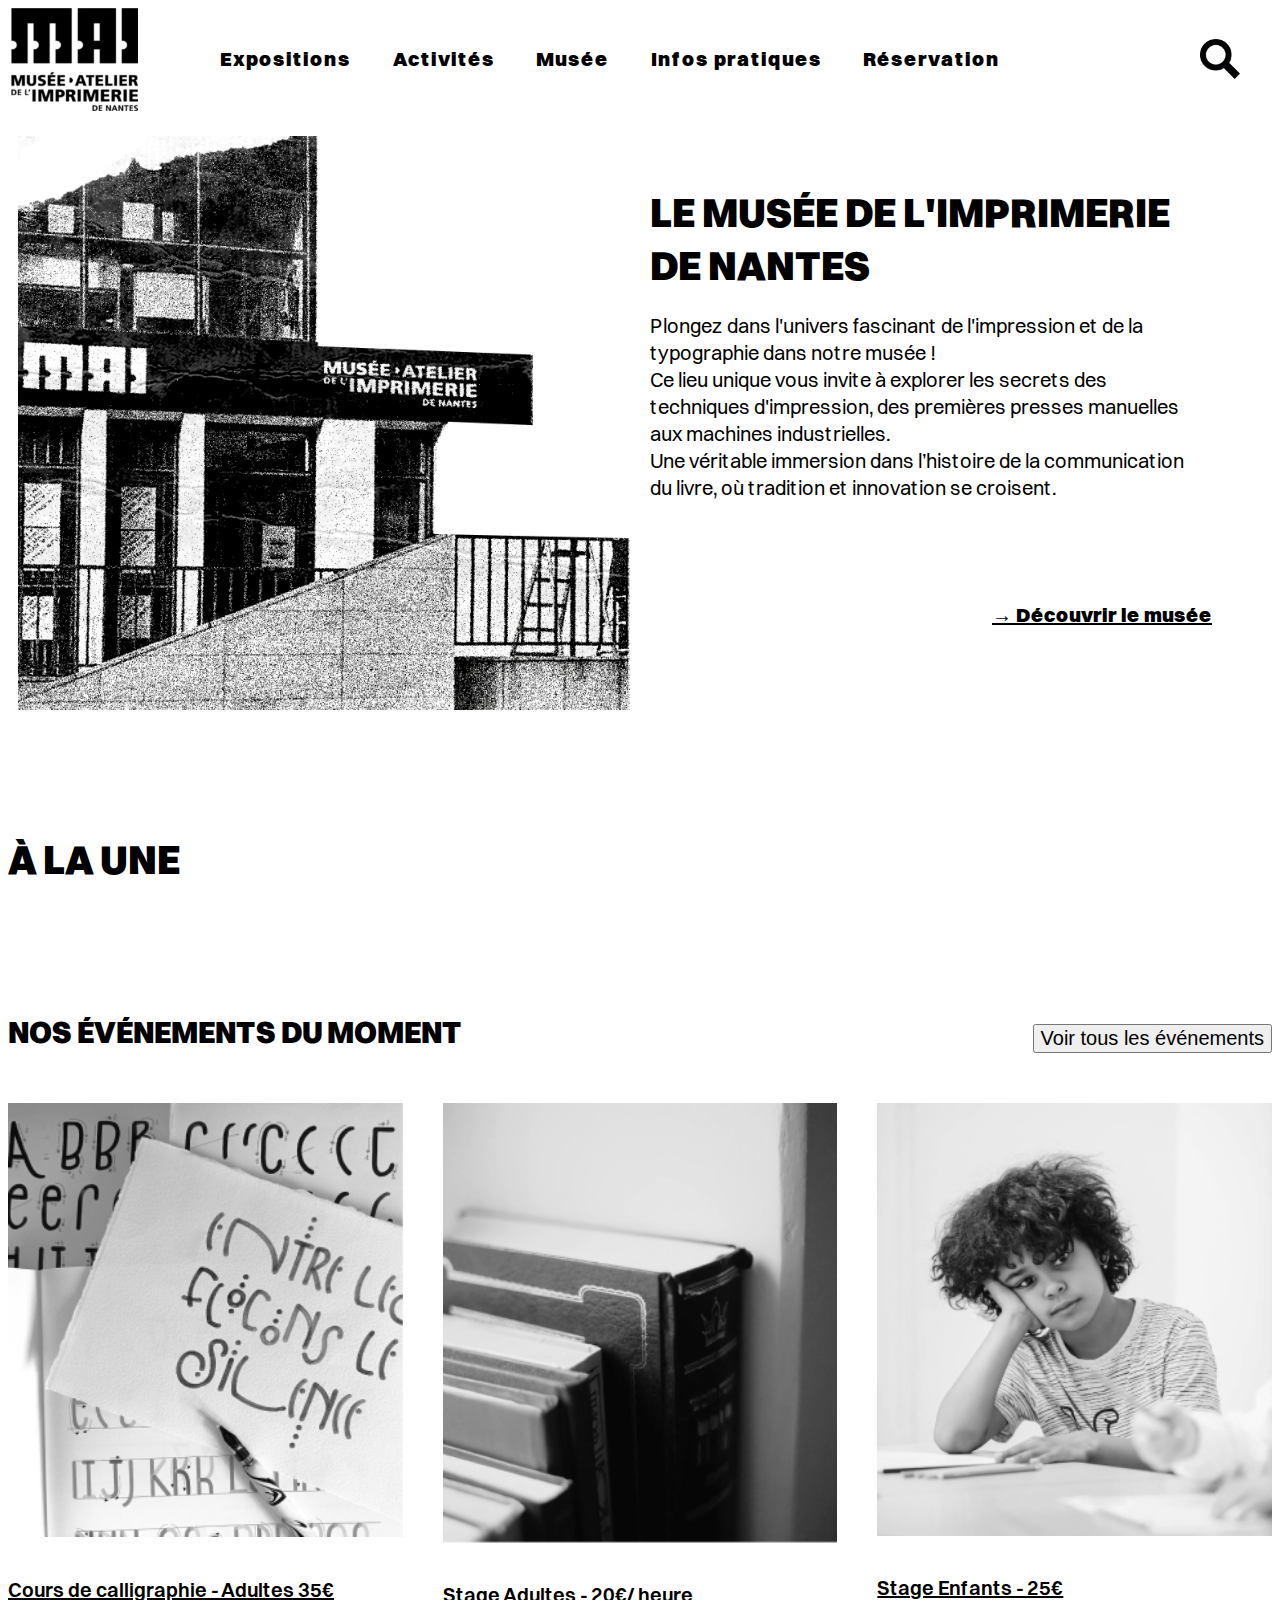
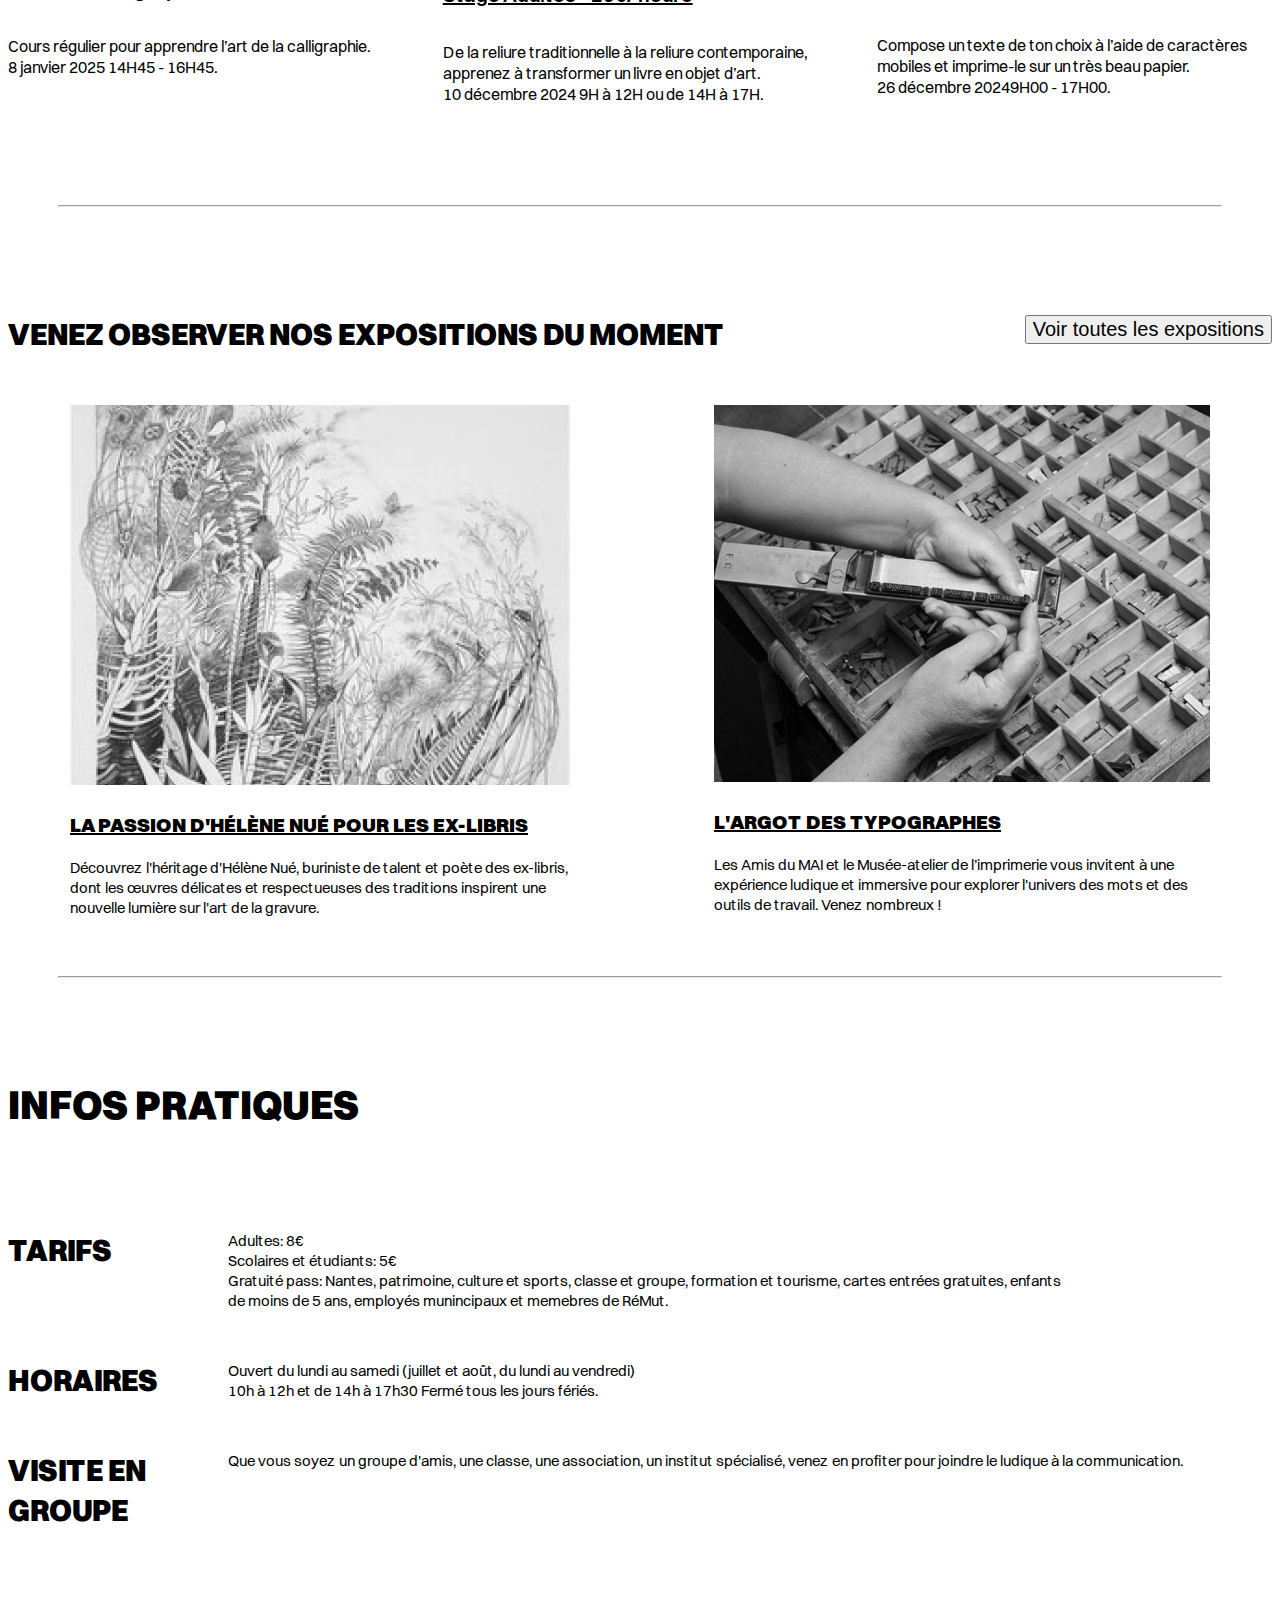
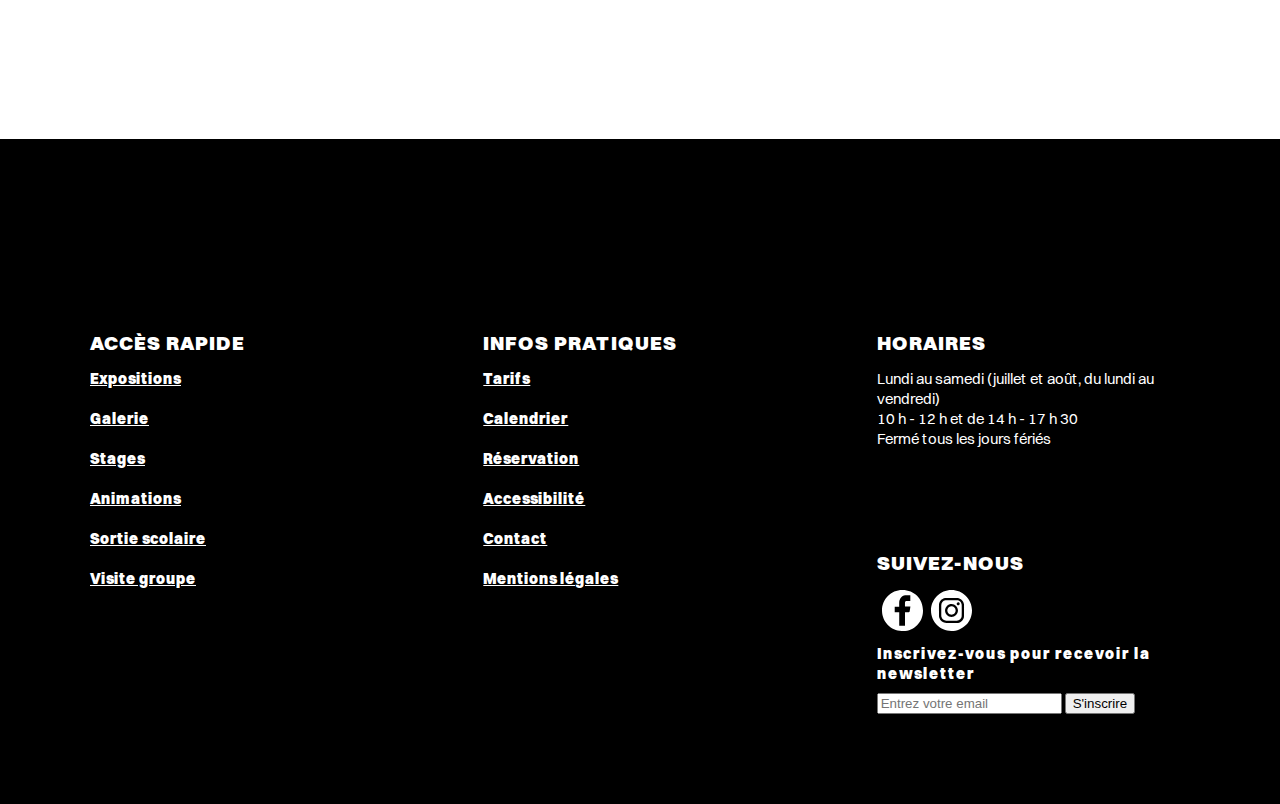
<file: index.html>
<!DOCTYPE html>
<html lang="fr">

<head>
    <meta charset="UTF-8">
    <meta name="viewport" content="width=device-width, initial-scale=1.0">
    <title>Musée de l'imprimerie de Nantes</title>
    <link rel="stylesheet" href="/styles/style.css">
    <link rel="stylesheet" href="/styles/fonts.css">
    <link rel="stylesheet" href="/styles/header.css">
    <link rel="stylesheet" href="/styles/footer.css">
    <link rel="stylesheet" href="/styles/infos-pratiques.css">
    <link rel="stylesheet" href="/styles/expo-du-moment.css">
    <link rel="stylesheet" href="/styles/accueil.css">
</head>

<body>
    <header id="main-header">
        <img src="/images/logo-principal.png" alt="Logo_principal" width="150px">
        <nav>
            <ul>
                <li>
                    <a href="index-2.html">Expositions</a>
                </li>
                <li>
                    <a href="">Activités</a>
                </li>
                <li>
                    <a href="">Musée</a>
                </li>
                <li>
                    <a href="">Infos pratiques</a>
                </li>
                <li>
                    <a href="">Réservation</a>
                </li>
            </ul>
        </nav>
        <img class="loupe hidden-mobile" src="/images/logo-loupe.png" alt="Logo_loupe" width="40px">
    </header>


    <main class="coeur-de-page">
        <section class="home-page">
            <div>
                <img class="image-accueil" width="1000px" src="/images/Desktop/image-accueil-dekstop.png"
                    alt="Photo_du_musée">
            </div>
            <div>
                <h1 class="principal-title">LE MUSÉE DE L'IMPRIMERIE DE NANTES</h1>
                <h3 class="description">Plongez dans l'univers fascinant de l'impression et de la typographie dans notre musée ! <br> Ce
                    lieu unique vous invite à explorer les secrets des techniques d'impression, des premières presses
                    manuelles aux machines industrielles.<br> Une véritable immersion dans l’histoire de la
                    communication du livre, où tradition et innovation se croisent.</h3>
                <a class="discover-link" href="">→ Découvrir le musée</a>
            </div>
        </section>

        <section>
            <section class="container-3">
                <div class="container">
                    <h1>À LA UNE</h1>
                    <section class="evenement-du-moment">
                        <h2>NOS ÉVÉNEMENTS DU MOMENT</h2>
                        <div class="news">
                            <a href="">
                                <button class="bouton-evenement" type="submit">Voir tous les événements</button>
                            </a>
                        </div>
                    </section>

                    <section class="contenu-evenement">
                        <div class="pictures-news">
                            <div>
                                <img width="450px" src="/images/Desktop/noir-et-blanc/accueil-event 1.png"
                                    alt="Photo_atelier_calligraphie">
                                <a href="">
                                    <h5>Cours de calligraphie - Adultes 35€</h5>
                                </a>
                                <p>Cours régulier pour apprendre l’art de la calligraphie.
                                    <br>8 janvier 2025 14H45 - 16H45.
                                </p>
                            </div>
                            <div>
                                <img width="450px" src="/images/Desktop/noir-et-blanc/accueil-event-2.png"
                                    alt="Photo_stage_adultes">
                                <a href="">
                                    <h5>Stage Adultes - 20€/ heure</h5>
                                </a>
                                <p>De la reliure traditionnelle à la reliure contemporaine, <br> apprenez à transformer
                                    un livre en objet d’art.
                                    <br>10 décembre 2024 9H à 12H ou de 14H à 17H.
                                </p>
                            </div>
                            <div>
                                <img width="450px" src="/images/Desktop/noir-et-blanc/accueil-event-3.png"
                                    alt="Photo_stage_enfant">
                                <a href="">
                                    <h5>Stage Enfants - 25€</h5>
                                </a>
                                <p>Compose un texte de ton choix à l’aide de caractères mobiles et imprime-le sur un
                                    très beau papier.<br> 26 décembre 20249H00 - 17H00. </p>
                            </div>
                        </div>
                    </section>

                    <hr>
                    <section class="evenement-du-moment flex">
                        <h2 class="titre-expo">VENEZ OBSERVER NOS EXPOSITIONS DU MOMENT</h2>
                        <div>
                            <a href="index-2.html">
                                <button class="bouton-expo" type="submit">Voir toutes les expositions</button>
                            </a>
                        </div>
                    </section>

                    <section class="article-exposition flex">
                        <div>
                            <img src="/images/Desktop/noir-et-blanc/accueil-expo.png" alt="Photo_toile_d'hélène_nué">
                            <a href="">
                                <h3>LA PASSION D'HÉLÈNE NUÉ POUR LES EX-LIBRIS</h3>
                            </a>
                            <P>Découvrez l'héritage d'Hélène Nué, buriniste de talent et poète des ex-libris,<br> dont
                                les œuvres délicates et respectueuses des traditions inspirent une <br> nouvelle lumière
                                sur l'art de la gravure.</P>
                        </div>
                        <div>
                            <img src="/images/Desktop/noir-et-blanc/accueil-expo-2.png"
                                alt="Photo_exposition_typographe ">
                            <a href="">
                                <h3>L'ARGOT DES TYPOGRAPHES</h3>
                            </a>
                            <P>Les Amis du MAI et le Musée-atelier de l’imprimerie vous invitent à une <br> expérience
                                ludique et immersive pour explorer l'univers des mots et des <br> outils de travail.
                                Venez nombreux !</P>
                        </div>
                    </section>


                    <section class="page-infos-pratiques">
                        <hr>
                        <h1>INFOS PRATIQUES</h1>
                        <section>
                            <h2>TARIFS</h2>
                            <div>
                                <ul>
                                    <li>Adultes: 8€</li>
                                    <li>Scolaires et étudiants: 5€</li>
                                    <li>Gratuité pass: Nantes, patrimoine, culture et sports, classe et groupe,
                                        formation et tourisme, cartes entrées gratuites, enfants <br> de moins de 5 ans,
                                        employés munincipaux et memebres de RéMut.</li>
                                </ul>
                            </div>
                        </section>
                        <section>
                            <h2>HORAIRES</h2>
                            <div>
                                <ul>
                                    <li>
                                        Ouvert du lundi au samedi (juillet et août, du lundi au vendredi)
                                    </li>
                                    <li>10h à 12h et de 14h à 17h30
                                        Fermé tous les jours fériés.
                                    </li>
                                </ul>

                            </div>
                        </section>
                        <section>
                            <h2>VISITE EN GROUPE</h2>
                            <div>
                                <p>Que vous soyez un groupe d'amis, une classe, une association, un institut spécialisé,
                                    venez en profiter pour joindre le ludique à la communication.</p>
                            </div>
                        </section>
                    </section>
    </main>


    <footer>
        <nav>
            <h1>ACCÈS RAPIDE</h1>
            <ul>
                <li>
                    <a href="index-2.html">Expositions</a>
                </li>
                <li>
                    <a href="">Galerie</a>
                </li>
                <li>
                    <a href="">Stages</a>
                </li>
                <li>
                    <a href="">Animations</a>
                </li>
                <li>
                    <a href="">Sortie scolaire</a>
                </li>
                <li>
                    <a href="">Visite groupe</a>
                </li>
            </ul>
        </nav>
        <nav>
            <h1>INFOS PRATIQUES</h1>
            <ul>
                <li>
                    <a href="">Tarifs</a>
                </li>
                <li>
                    <a href="">Calendrier</a>
                </li>
                <li>
                    <a href="">Réservation</a>
                </li>
                <li>
                    <a href="">Accessibilité</a>
                </li>
                <li>
                    <a href="">Contact</a>
                </li>
                <li>
                    <a href="">Mentions légales</a>
                </li>
            </ul>
        </nav>
        <div>
            <H1>HORAIRES</H1>
            <p>Lundi au samedi (juillet et août, du lundi au vendredi)<br> 10 h - 12 h et de 14 h - 17 h 30
                <br> Fermé tous les jours fériés
            </p>
            <h1>SUIVEZ-NOUS</h1>
            <ul class="logos">
                <li>
                    <a href="https://www.facebook.com/MuseeImprimerieNantes" target="_blank">
                        <img src="/images/Logos/FACEBOOK.svg" alt="Logo facebook">
                    </a>
                    <a href="https://www.instagram.com/musee_imprimerie_nantes" target="_blank">
                        <img src="/images/Logos/INSTA.svg" alt="Logo instagram">
                    </a>
                </li>
            </ul>
            <div class="newsletter-container">
                <h2>Inscrivez-vous pour recevoir la newsletter</h2>
                <form class="newsletter-form">
                    <input type="email" placeholder="Entrez votre email" required>
                    <button type="submit">S'inscrire</button>
                </form>
            </div>
        </div>
    </footer>
</body>

</html>
</file>
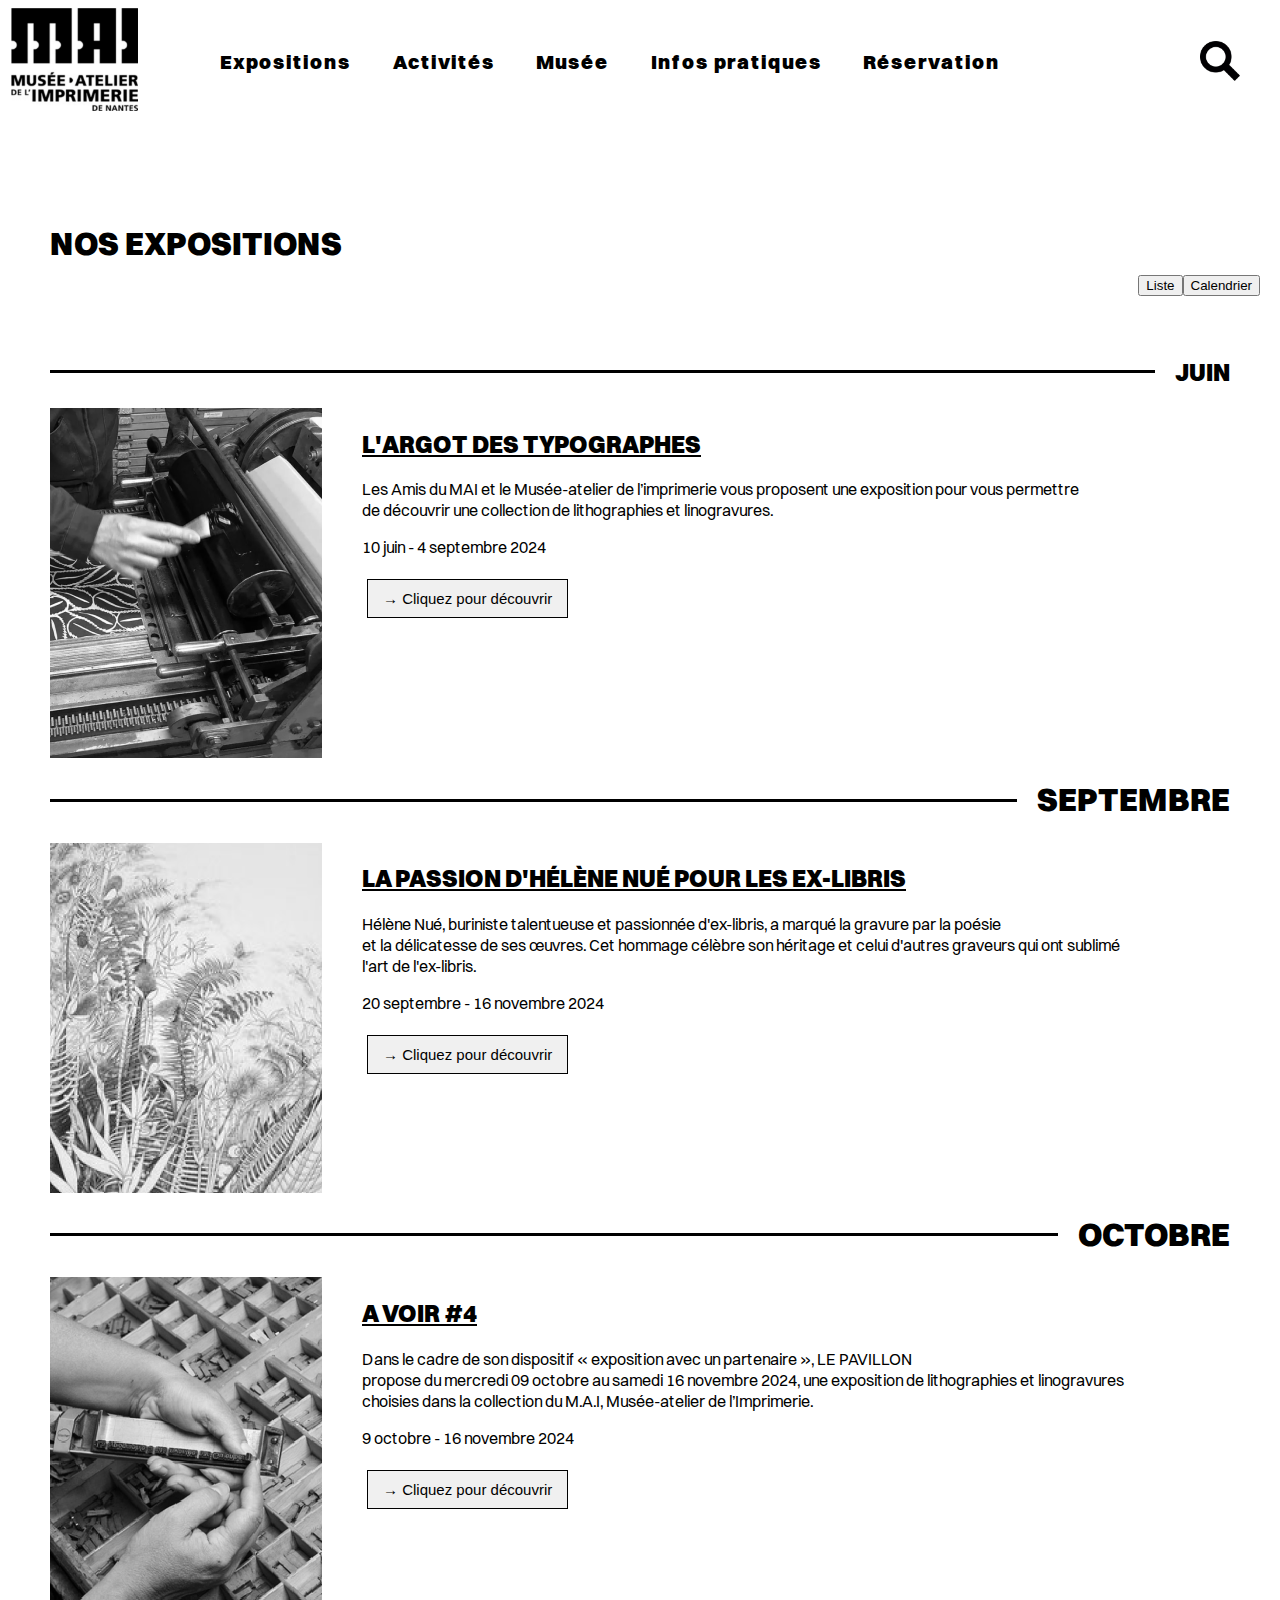
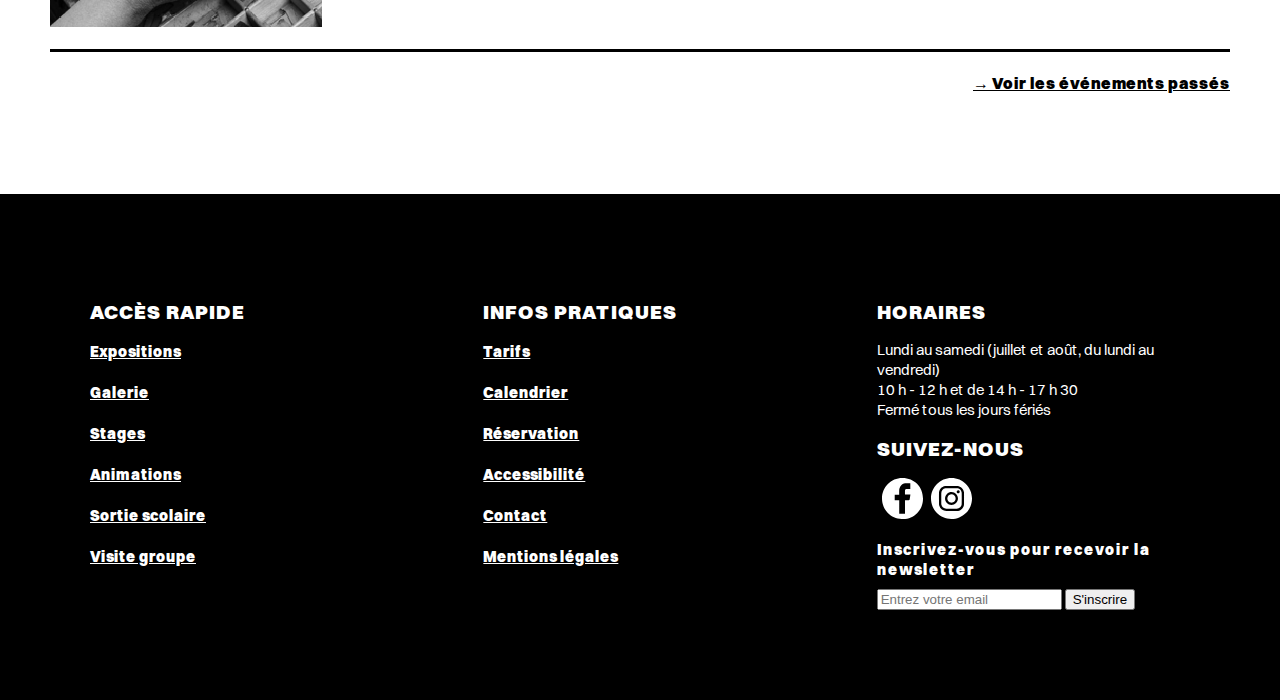
<file: index-2.html>
<!DOCTYPE html>
<html lang="fr">

<head>
    <meta charset="UTF-8">
    <meta name="viewport" content="width=device-width, initial-scale=1.0">
    <title>Expositions</title>
    <link rel="stylesheet" href="/styles/fonts.css">
    <link rel="stylesheet" href="/styles/style.css">
    <link rel="stylesheet" href="/styles/header.css">
    <link rel="stylesheet" href="/styles/nos-expositions.css">
    <link rel="stylesheet" href="/styles/footer.css">

</head>

<body>
    <header>
        <a href="index.html">
            <img src="/images/logo-principal.png" alt="Logo principal" width="150px">
        </a>
        <nav>
            <ul>
                <li>
                    <a href="">Expositions</a>
                </li>
                <li>
                    <a href="">Activités</a>
                </li>
                <li>
                    <a href="">Musée</a>
                </li>
                <li>
                    <a href="">Infos pratiques</a>
                </li>
                <li>
                    <a href="">Réservation</a>
                </li>
            </ul>
        </nav>
        <img class="loupe hidden-mobile" src="/images/logo-loupe.png" alt="Logo recherche" width="40px">
    </header>

    <main>
        <div class="container">
            <div class="premiere-section">
                <h1 class="titre">
                    NOS EXPOSITIONS
                </h1>
                <span class="button-group">
                    <button>Liste</button>
                    <button>Calendrier</button>
                </span>
            </div>

            <section>
                <h2 class="title-line">
                    <span class="line"></span>
                    JUIN
                </h2>
            </section>

            <section class="argo exposition-block">
                <div class="container-2">
                    <img src="/images/Desktop/noir-et-blanc/expo.png" alt="images_nos_expos">
                    <div>
                        <a href="">
                            <h2>
                                L'ARGOT DES TYPOGRAPHES
                            </h2>
                        </a>
                        <p>
                            Les Amis du MAI et le Musée-atelier de l’imprimerie vous proposent une exposition pour vous
                            permettre <br> de découvrir une collection de lithographies et linogravures.
                        </p>
                        <p>
                            10 juin - 4 septembre 2024
                        </p>
                        <a href="">
                            <button class="clique-pour-decouvrir">
                                → Cliquez pour découvrir
                            </button>
                        </a>
                    </div>
                </div>
            </section>

            <div>
                <section>
                    <h1 class="title-line">
                        <span class="line"></span>
                        SEPTEMBRE
                    </h1>
                </section>
            </div>

            <section class="helene exposition-block">
                <div class="container-2">
                    <img src="/images/Desktop/noir-et-blanc/expo-2.png" alt="images_expo_du_moment">
                    <div>
                        <a href="">
                            <h2>
                                LA PASSION D'HÉLÈNE NUÉ POUR LES EX-LIBRIS
                            </h2>
                        </a>
                        <p>
                            Hélène Nué, buriniste talentueuse et passionnée d'ex-libris, a marqué la gravure par la poésie
                            <br> et la délicatesse de ses œuvres. Cet hommage célèbre son héritage et celui d'autres
                            graveurs qui ont sublimé <br> l'art de l'ex-libris.
                        </p>
                        <p>
                            20 septembre - 16 novembre 2024
                        </p>
                        <a href="">
                            <button class="clique-pour-decouvrir">
                                → Cliquez pour découvrir
                            </button>
                        </a>
                    </div>
                </div>
            </section>

            <div>
                <section>
                    <h1 class="title-line">
                        <span class="line"></span>
                        OCTOBRE
                    </h1>
                </section>
            </div>

            <section class="lito exposition-block">
                <div class="container-2">
                    <img src="/images/Desktop/noir-et-blanc/expo-3.png" alt="images_expo_du_moment">
                    <div>
                        <a href="">
                            <h2>
                                A VOIR #4
                            </h2>
                        </a>
                        <p>
                            Dans le cadre de son dispositif « exposition avec un partenaire », LE PAVILLON <br> propose du
                            mercredi 09 octobre au samedi 16 novembre 2024, une exposition de lithographies et linogravures
                            <br> choisies dans la collection du M.A.I, Musée-atelier de l’Imprimerie.  
                        </p>
                        <p>
                            9 octobre - 16 novembre 2024
                        </p>
                        <a href="">
                            <button class="clique-pour-decouvrir">
                                → Cliquez pour découvrir
                            </button>
                        </a>
                    </div>
                </div>
            </section>

            <section>
                <h1 class="title-line">
                    <span class="line"></span>
                </h1>
                <a class="discover-link" href="">→ Voir les événements passés</a>
            </section>



    </main>

    <footer>
        <nav>
            <h1>ACCÈS RAPIDE</h1>
            <ul>
                <li>
                    <a href="index-2.html">Expositions</a>
                </li>
                <li>
                    <a href="">Galerie</a>
                </li>
                <li>
                    <a href="">Stages</a>
                </li>
                <li>
                    <a href="">Animations</a>
                </li>
                <li>
                    <a href="">Sortie scolaire</a>
                </li>
                <li>
                    <a href="">Visite groupe</a>
                </li>
            </ul>
        </nav>
        <nav>
            <h1>INFOS PRATIQUES</h1>
            <ul>
                <li>
                    <a href="">Tarifs</a>
                </li>
                <li>
                    <a href="">Calendrier</a>
                </li>
                <li>
                    <a href="">Réservation</a>
                </li>
                <li>
                    <a href="">Accessibilité</a>
                </li>
                <li>
                    <a href="">Contact</a>
                </li>
                <li>
                    <a href="">Mentions légales</a>
                </li>
            </ul>
        </nav>
        <div>
            <H1>HORAIRES</H1>
            <p>Lundi au samedi (juillet et août, du lundi au vendredi)<br> 10 h - 12 h et de 14 h - 17 h 30
                <br> Fermé tous les jours fériés
            </p>
            <h1>SUIVEZ-NOUS</h1>
            <ul class="logos">
                <li>
                    <a href="https://www.facebook.com/MuseeImprimerieNantes" target="_blank">
                        <img src="/images/Logos/FACEBOOK.svg" alt="Logo facebook">
                    </a>
                    <a href="https://www.instagram.com/musee_imprimerie_nantes" target="_blank">
                        <img src="/images/Logos/INSTA.svg" alt="Logo instagram">
                    </a>
                </li>
            </ul>
            <div class="newsletter-container">
                <h2>Inscrivez-vous pour recevoir la newsletter</h2>
                <form class="newsletter-form">
                    <input type="email" placeholder="Entrez votre email" required>
                    <button type="submit">S'inscrire</button>
                </form>
            </div>
        </div>
    </footer>
</body>

</html>
</file>
<file: styles/style.css>
.container {
    margin: 0 auto;
    max-width: 1280px;
}

.container-2 {
    display: flex;
    gap: 40px;
}

.container-3 {
    margin: 8px;
    display: flex;
    flex-direction: column;
}

body {
    margin: 0;
}

@media screen and (max-width: 960px) {
    .hidden-mobile {
        display: none;
    }   
}
</file>
<file: styles/fonts.css>
@font-face {
    font-family:"Switzer";
    src: url("/fonts/Switzer-Regular.woff2") format("woff");
    font-weight: normal;
}

@font-face {
    font-family:"Switzer";
    src: url("/fonts/Switzer-Black.woff2") format("woff");
    font-weight: 800;
}

@font-face {
    font-family:"Switzer";
    src: url("/fonts/Switzer-Semibold.woff2") format("woff");
    font-weight: 500;
}

body {
    font-family: "Switzer";
}
</file>
<file: styles/header.css>
header {
    display: flex;
    align-items: flex-start;
    align-items: center;
}

header nav {
    flex-grow: 1;
    width: 100%;
    overflow-x: scroll;
}


header nav ul {
    display: flex;
    gap: 40px;
    list-style: none;
    /* flex-wrap: wrap;  */
    justify-content: space-between;
    padding-left: 70px;
    padding-right: 200px;
}

header nav ul a {
    font-size: 20px;
    text-decoration: none;
    color: black;
    font-weight: 800;
    letter-spacing: 1px;
}

.loupe {
    padding-right: 40px;
}


@media (max-width: 375px) {
    header nav ul a {
        font-size: 15px;
    }
}
</file>
<file: styles/footer.css>
footer {
    display: flex;
    align-items: flex-start;
    background-color: black;
    padding: 50px;
    flex-wrap: wrap;
}

footer .logos {
    justify-content: flex-start;
    padding-left: 0px;
}

footer div a {
    color: black;
    padding-left: 5px;
}

footer > * {
    flex-grow: 1;
    flex-basis: 20%;
    padding: 40px;
}

footer nav ul {
    flex-grow: 1;
    list-style: none;
}

footer > nav > ul {
    display: flex;
    flex-direction: column;
    padding: 0;
}

footer h1 {
    font-size: 20px;
    color: white;
    font-weight: 800;
    letter-spacing: 1px;
}

footer h2 {
    font-size: 15px;
    color: white;
    font-weight: 800;
    letter-spacing: 1px;
    padding: 0px;
    margin: 8px 0px;
}

footer a, footer p {
    font-size: 15px;
    color: rgb(255, 255, 255);
}

footer nav {
    font-weight: 800;
    color: white;
}

footer nav ul {
    gap: 20px;
}
</file>
<file: styles/infos-pratiques.css>
.page-infos-pratiques ul {
    list-style: none;
}

.page-infos-pratiques > section{
    display: flex;
}

.page-infos-pratiques h2{
    flex-basis: 220px;
    flex-shrink: 0;
    font-weight: 800;
    font-size: 30px;
}

.page-infos-pratiques ul{
    padding:0;
    align-items: flex-start;
}

.page-infos-pratiques h2, ul, p {
    margin: 0px;
}


.page-infos-pratiques H1 {
    font-weight: 800;
    font-size: 40px;
    margin-top: 100px;
    margin-bottom: 100px;
    margin-left: 0px;
}

.page-infos-pratiques p, li {
    font-size: 15px;
}

section {
    padding-bottom: 50px;
}

hr {
    margin-right: 50px;
}

@media (max-width: 400px) {
    section{
        display: flex;
        flex-direction: column;
        padding-bottom: 30px;
        }
    .page-infos-pratiques h2 {
        flex-basis: 0px;
        margin-bottom: 50px;
    }
    .page-infos-pratiques h1 {
        margin-bottom:40px;
        margin-top: 30px;
    }
}
</file>
<file: styles/expo-du-moment.css>
.expo-du-moment {
    display: flex;
    align-items: center;
    flex-grow: 1;
}

.expo-du-moment H2 {
    font-weight: 800;
    font-size: 30px;
    margin-top: 100px;
    margin-left: 50px;
}

.bouton-exposition {
    font-size: 20px;
    margin-left: 400px;
    margin-top: 80px;
}

.article-exposition {
    align-items: flex-start;
    justify-content: center;
    justify-content: space-around;
    padding-right: 50px;
}

.article-exposition p {
    font-size: 15px;
}

.article-exposition a {
    font-weight: 800;
    font-size: 19px;
    color: black;
}

.article-exposition img {
    width: 100%;
}

hr {
    margin-left: 50px;
}
</file>
<file: styles/accueil.css>
.flex {
    display: flex;
    gap: 20px;
}

@media screen and (max-width: 768px) {
    .flex {
        flex-direction: column;
    }
}

.home-page {
    padding: 0px;
    margin-top: 50px;
    display: flex;
    gap: 20px;
}

.home-page>div {
    flex-basis: 50%;
}

.home-page img {
    width: 100%;
    min-width: 250px;
}

@media screen and (max-width: 960px) {
    .home-page {
        flex-direction: column;
    }
}

.home-page H1 {
    font-weight: 800;
    margin: 0;
    margin-bottom: 20px;
    margin-right: 70px;
    padding: 0;
    margin-top: 50px;
}

.description {
    margin: 10px 0;
    margin-right: 70px;
    padding: 0;
    font-weight: 300;
}

.home-page a {
    margin: 0;
    margin-right: 50px;
    margin-top: 100px;
    padding: 0;
    color: black;
}

.home-page {
    margin: 8px;
    padding: 10px;
}


.principal-title {
    font-weight: 800;
    margin-bottom: 30px;
}

h3 {
    font-size: 20px;
    font-weight: 600;
}

.discover-link {
    display: block;
    margin-top: 100px;
    text-align: right;
    font-weight: 800;
    margin-left: 70px;
    font-size: 20px;
}


h2 {
    margin-top: 100px;
    font-size: 30px;
    margin-left: 0px;
    padding-left: 00px;
    margin-bottom: 0px;
    font-weight: 800;
}

.titre-expo {
    padding-left: 0px;
}

h4 {
    font-size: 40px;
    font-weight: 900;
    margin-left: 50px;
    font-weight: 800;
}

.button {
    display: inline-block;
    font-size: 20px;
    font-weight: 800;
    margin: 0;
    padding: 0;
}


.news {
    display: flex;
    align-items: flex-end;
}

.pictures-news {
    display: flex;
    justify-content: space-around;
    padding: 0px;
    flex-grow: 1;
    gap: 40px;
}

.pictures-news>div {
    width: calc(100% / 3);
}

.pictures-news img {
    width: 100%;
}

h5 {
    font-weight: bold;
    font-size: 20px;
    font-weight: 500;
}

.evenement-du-moment {
    display: flex;
    margin: 0px;
    justify-content: space-between;
}

.contenu-evenement {
    padding: 0px;
    margin-bottom: 100px;
}

.coeur-de-page {
    flex-wrap: wrap;
}

a {
    color: black;
}

h1 {
    font-size: 40px;
    font-weight: 800;
    margin-top: 100px;
    margin-left: 0px;
}

.article-exposition {
    padding-right: 0px;
}
.bouton-expo {
    margin: 0px;
    font-size: 20px;
    margin-top: 100px;
    align-items: flex-end;
}

.bouton-evenement {
    margin: 0px;
    font-size: 20px;
    align-items: flex-end;
}

@media (max-width: 375px) {
    .container-3 {
        margin: 8px;
        display: flex;
        flex-direction: column;
        padding: 10px;
    }
    
    h1 {
        font-size: 30px;
    }
    
    h1.principal-title {
        font-size: 20px;
    }
    
    .section.evenement-du-moment {
        display: flex;
        flex-direction: column;
    }
    
    h2.titre-expo {
        margin-top: 20px;
    }
    
    p {
        margin-bottom: 20px;
    }
    
    a.discover-link {
        margin-right: 5px;
    }
}

@media (max-width: 580px) {
    .pictures-news {
        flex-direction: column;
    }
    
    .pictures-news>div {
        width: calc(100%);
    }
    
    .article-exposition {
        padding-right: 0px;
    }
    
    .bouton-evenement {
        margin-top: 15px;
    }

    .bouton-expo{
        margin-top: 15px;
    }
    
    H1 {
        margin-top: 50px;
        margin-bottom: 0px;
    }
    
    H2 {
        margin-top: 50px;
    }
    
    a.discover-link {
        margin-top: 50px;
    }
}
</file>
<file: styles/nos-expositions.css>
.title-line {
    text-align: end;
    display: flex;
    align-items: center;
    gap: 20px;
  }

  .title-line .line {
    height: 3px;
    background: black;
    width: 100%;
    display: block;
  }

  a {
    color: black;
  }

.exposition-block {
  display: flex;
  justify-content: flex-start;
  gap: 30px;
}


  section {
    padding: 0px 50px;
  }

  h1.titre{
    font-weight: bold;
    font-weight: 800;
  }

  h1, h2 {
    font-weight: 600;
  }

  .button-group {
    display: flex;          /* Utilise flexbox pour organiser les boutons */
    justify-content: flex-end; /* Aligne les boutons à droite */
    cursor: pointer;          /* Change le curseur en "main" au survol */
    transition: 0.3s;         /* Animation pour les interactions */
    margin-bottom: 50px;
}


button .button-group, .clique-pour-decouvrir {
    margin: 5px;            /* Optionnel : ajoute un peu d'espace entre les boutons */
    padding: 10px 15px;     /* Ajuste l'intérieur des boutons */
    border: 1px solid black; /* Optionnel : style des boutons */
    background-color: #f0f0f0; /* Optionnel : couleur de fond des boutons */
}

.button-group {
    font-size: 30px;          /* Taille du texte */
    padding: 10px 20px;       /* Espace intérieur (haut/bas, gauche/droite) */
    cursor: pointer;          /* Change le curseur en "main" au survol */
    transition: 0.3s;         /* Animation pour les interactions */
}

.titre {
  margin: 0px;
  margin-left: 50px;
  margin-top: 100px;
}

.discover-link {
  color: black;
  display: flex;
  justify-content: flex-end;
  font-weight: 800;
  margin-bottom: 100px;
}

.clique-pour-decouvrir {
    font-size: 15px;
}

.argo exposition-block {
  color: black;
}

@media (max-width: 500px) {
  .div.container-2 {
    flex-direction: column;
  }

  .button-group {
    font-size: 15px;
  }
  span.button-group {
    margin-right: 30px;
    padding: 0px;
    margin-top: 20px;
  }

  h1.titre {
    margin: 0px;
    margin-top: 30px;
    padding: 0 30px;
  }

  .container-2 {
    width: 100%;
    flex-direction: column;
  }

  a {
    color: black;
  }
}
</file>
